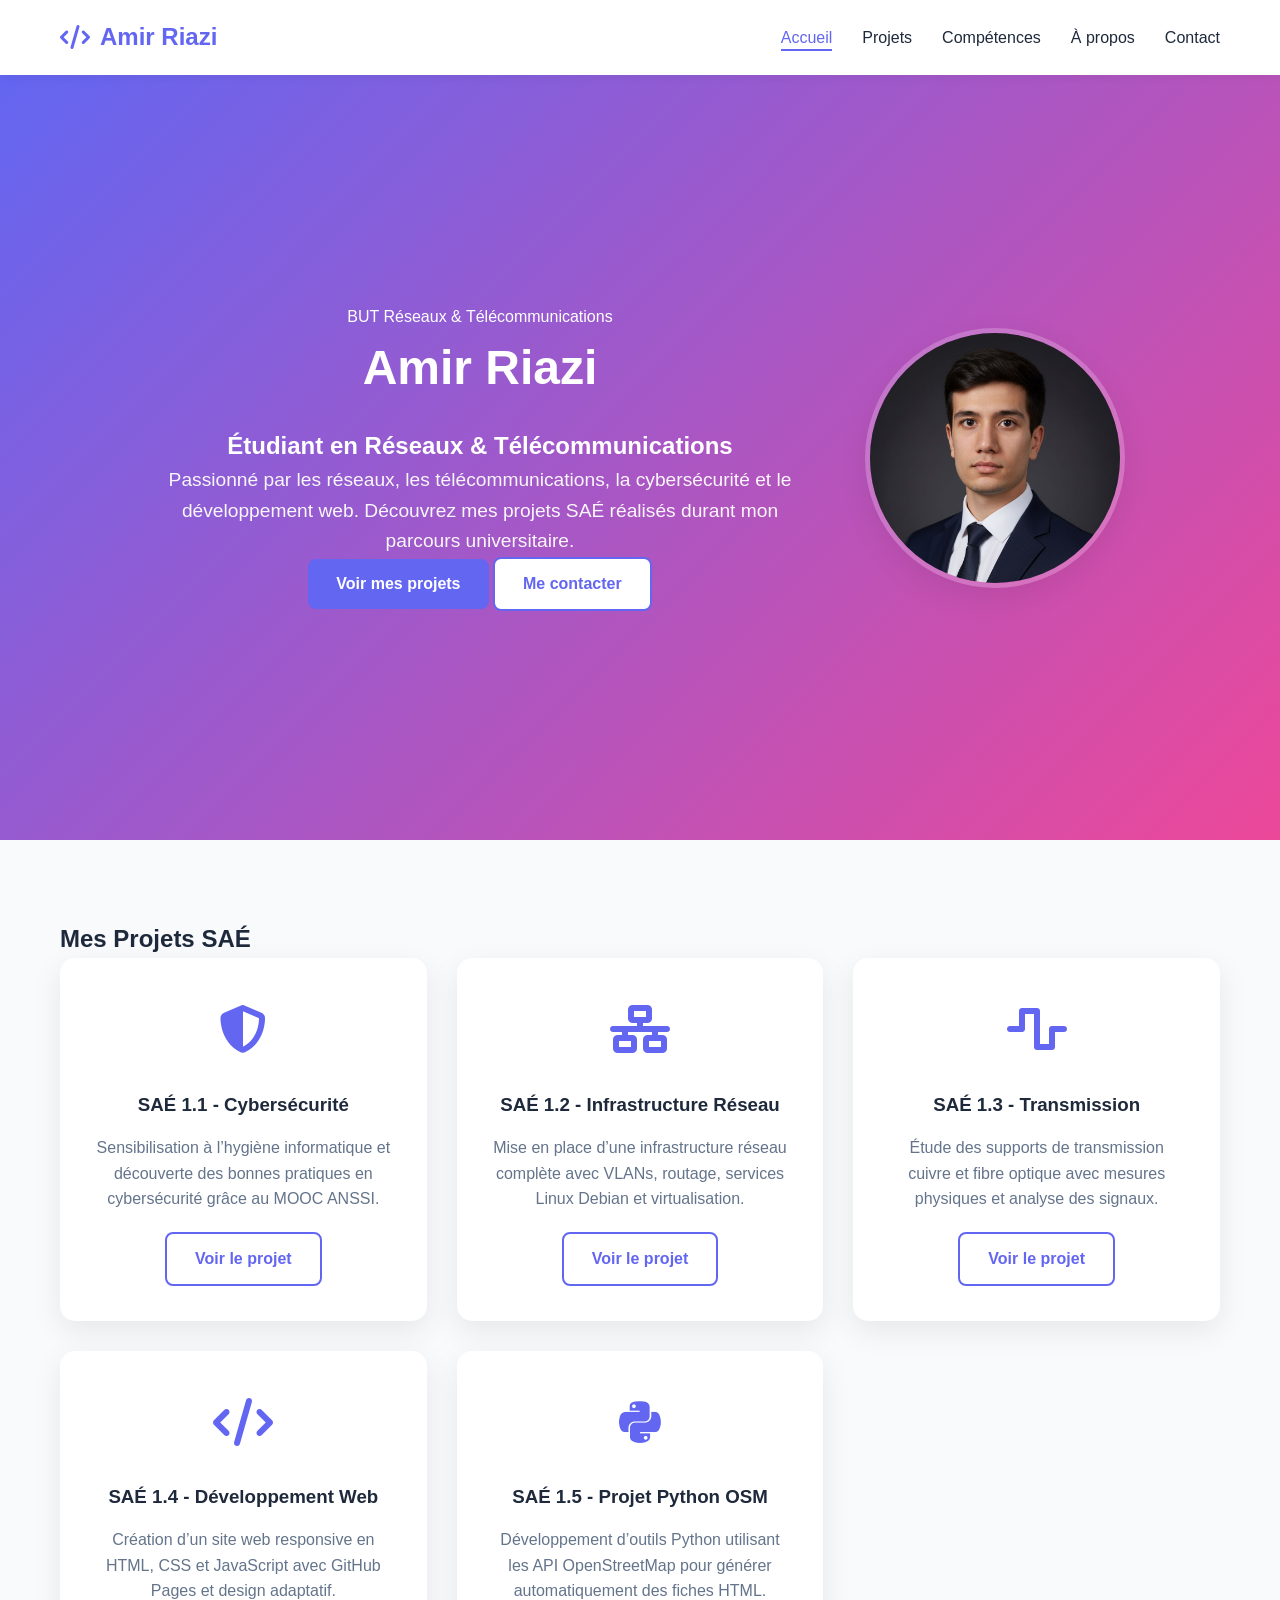
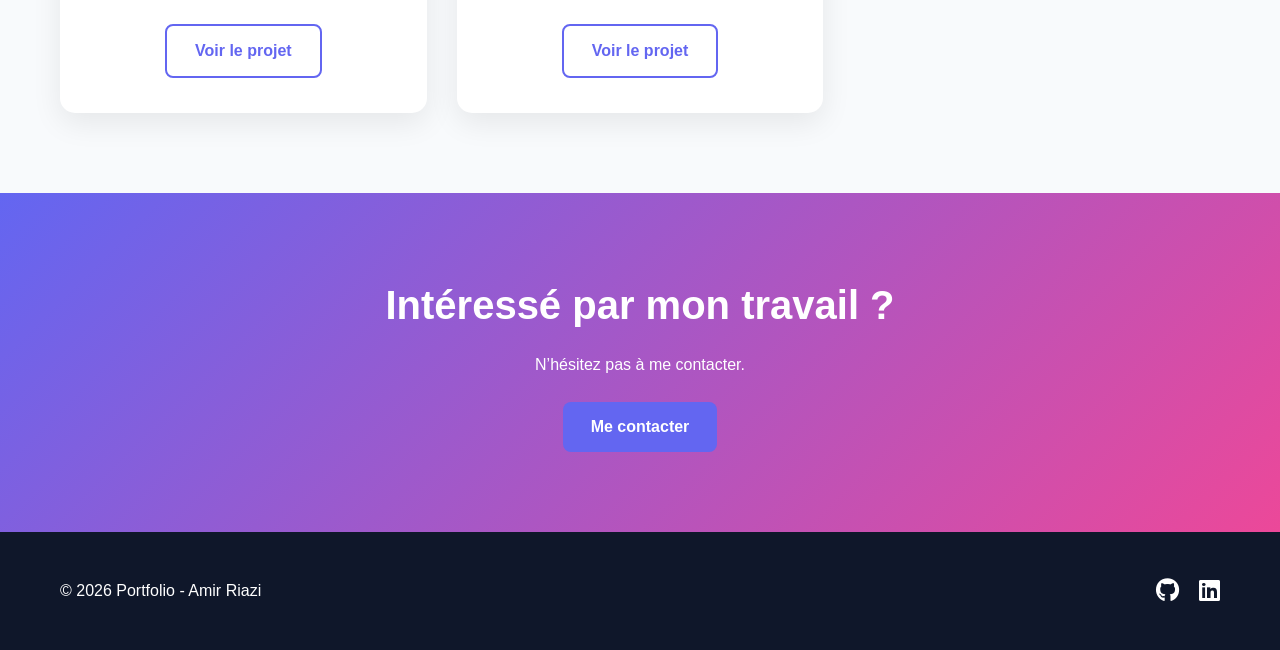
<file: index.html>
<!doctype html>
<html lang="fr">
  <head>
    <meta charset="UTF-8" />
    <meta name="viewport" content="width=device-width, initial-scale=1.0" />
    <title>Portfolio - Amir Riazi</title>

    <link rel="stylesheet" href="css/style.css" />

    <link
      rel="stylesheet"
      href="https://cdnjs.cloudflare.com/ajax/libs/font-awesome/6.4.0/css/all.min.css"
    />
  </head>

  <body>
    <!-- NAVBAR -->

    <nav class="navbar">
      <div class="nav-container">
        <div class="logo">
          <a href="index.html">
            <i class="fas fa-code"></i>
            Amir Riazi
          </a>
        </div>

        <ul class="nav-menu">
          <li><a href="index.html" class="active">Accueil</a></li>
          <li><a href="pages/projets.html">Projets</a></li>
          <li><a href="pages/competences.html">Compétences</a></li>
          <li><a href="pages/a-propos.html">À propos</a></li>
          <li><a href="pages/contact.html">Contact</a></li>
        </ul>

        <div class="hamburger">
          <span></span>
          <span></span>
          <span></span>
        </div>
      </div>
    </nav>

    <!-- HERO SECTION -->

    <section class="hero">
      <div class="hero-content">
        <div class="hero-text">
          <span class="hero-badge"> BUT Réseaux & Télécommunications </span>

          <h1>Amir Riazi</h1>

          <h2>Étudiant en Réseaux & Télécommunications</h2>

          <p>
            Passionné par les réseaux, les télécommunications, la cybersécurité
            et le développement web. Découvrez mes projets SAÉ réalisés durant
            mon parcours universitaire.
          </p>

          <div class="hero-buttons">
            <a href="pages/projets.html" class="btn btn-primary">
              Voir mes projets
            </a>

            <a href="pages/contact.html" class="btn btn-secondary">
              Me contacter
            </a>
          </div>

          <!-- Réseaux sociaux -->
        </div>

        <!-- PHOTO -->

        <div class="hero-photo">
          <div class="photo-frame">
            <img
              src="images/photo_2026-04-20_21-14-37.jpg"
              alt="Photo d'Amir Riazi"
            />
          </div>
        </div>
      </div>
    </section>

    <!-- PROJETS -->

    <section class="featured-projects">
      <div class="container">
        <h2>Mes Projets SAÉ</h2>

        <div class="projects-grid">
          <!-- SAE 11 -->

          <div class="project-card">
            <div class="project-icon">
              <i class="fas fa-shield-alt"></i>
            </div>

            <h3>SAÉ 1.1 - Cybersécurité</h3>

            <p>
              Sensibilisation à l’hygiène informatique et découverte des bonnes
              pratiques en cybersécurité grâce au MOOC ANSSI.
            </p>

            <a href="pages/projets.html#sae11" class="btn btn-secondary">
              Voir le projet
            </a>
          </div>

          <!-- SAE 12 -->

          <div class="project-card">
            <div class="project-icon">
              <i class="fas fa-network-wired"></i>
            </div>

            <h3>SAÉ 1.2 - Infrastructure Réseau</h3>

            <p>
              Mise en place d’une infrastructure réseau complète avec VLANs,
              routage, services Linux Debian et virtualisation.
            </p>

            <a href="pages/projets.html#sae12" class="btn btn-secondary">
              Voir le projet
            </a>
          </div>

          <!-- SAE 13 -->

          <div class="project-card">
            <div class="project-icon">
              <i class="fas fa-wave-square"></i>
            </div>

            <h3>SAÉ 1.3 - Transmission</h3>

            <p>
              Étude des supports de transmission cuivre et fibre optique avec
              mesures physiques et analyse des signaux.
            </p>

            <a href="pages/projets.html#sae13" class="btn btn-secondary">
              Voir le projet
            </a>
          </div>

          <!-- SAE 14 -->

          <div class="project-card">
            <div class="project-icon">
              <i class="fas fa-code"></i>
            </div>

            <h3>SAÉ 1.4 - Développement Web</h3>

            <p>
              Création d’un site web responsive en HTML, CSS et JavaScript avec
              GitHub Pages et design adaptatif.
            </p>

            <a href="pages/projets.html#sae14" class="btn btn-secondary">
              Voir le projet
            </a>
          </div>

          <!-- SAE 15 -->

          <div class="project-card">
            <div class="project-icon">
              <i class="fab fa-python"></i>
            </div>

            <h3>SAÉ 1.5 - Projet Python OSM</h3>

            <p>
              Développement d’outils Python utilisant les API OpenStreetMap pour
              générer automatiquement des fiches HTML.
            </p>

            <a href="pages/projets.html#sae15" class="btn btn-secondary">
              Voir le projet
            </a>
          </div>
        </div>
      </div>
    </section>

    <!-- CTA -->

    <section class="cta">
      <div class="container">
        <h2>Intéressé par mon travail ?</h2>

        <p>N’hésitez pas à me contacter.</p>

        <a href="pages/contact.html" class="btn btn-primary"> Me contacter </a>
      </div>
    </section>

    <!-- FOOTER -->

    <footer>
      <div class="container">
        <p>&copy; 2026 Portfolio - Amir Riazi</p>

        <div class="social-links">
          <a href="https://github.com/amir76-cell">
            <i class="fab fa-github"></i>
          </a>

          <a href="https://www.linkedin.com/in/amir-riazi-networking/">
            <i class="fab fa-linkedin"></i>
          </a>
        </div>
      </div>
    </footer>

    <script src="js/script.js"></script>
  </body>
</html>
</file>
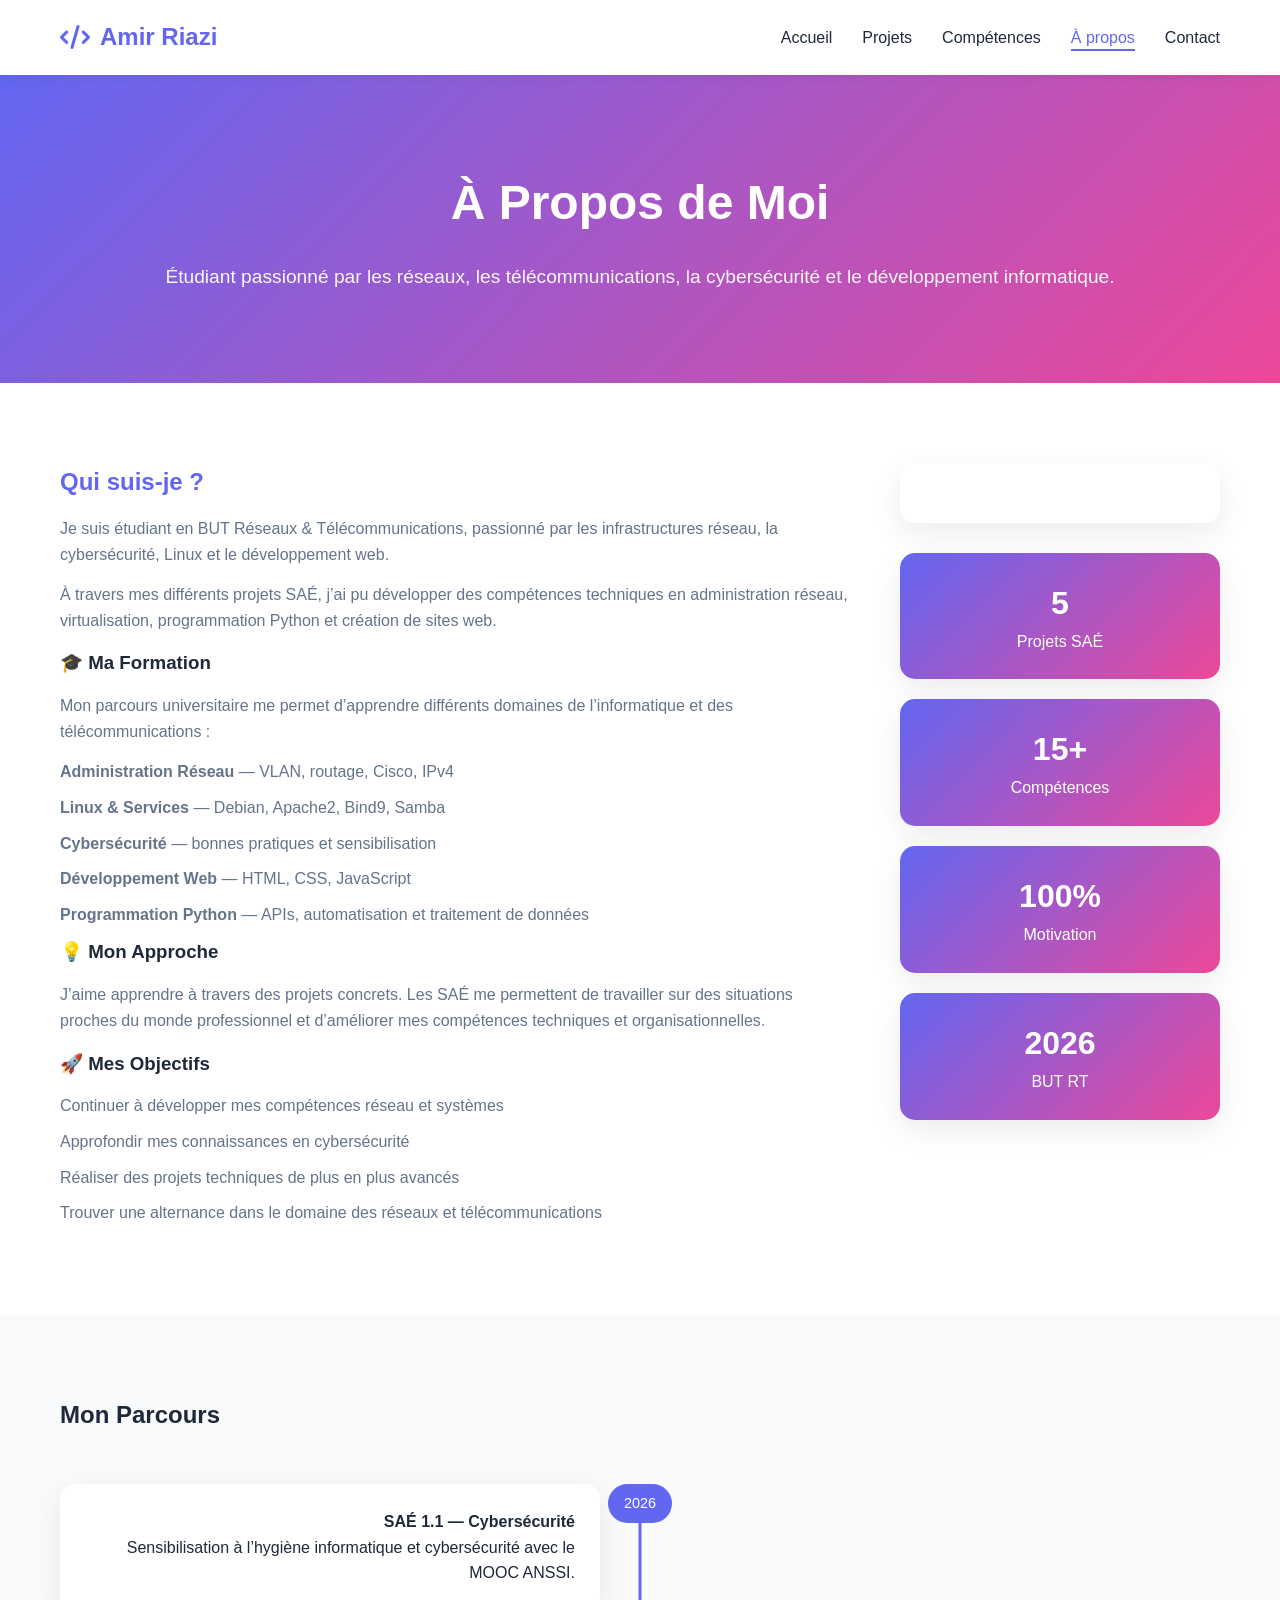
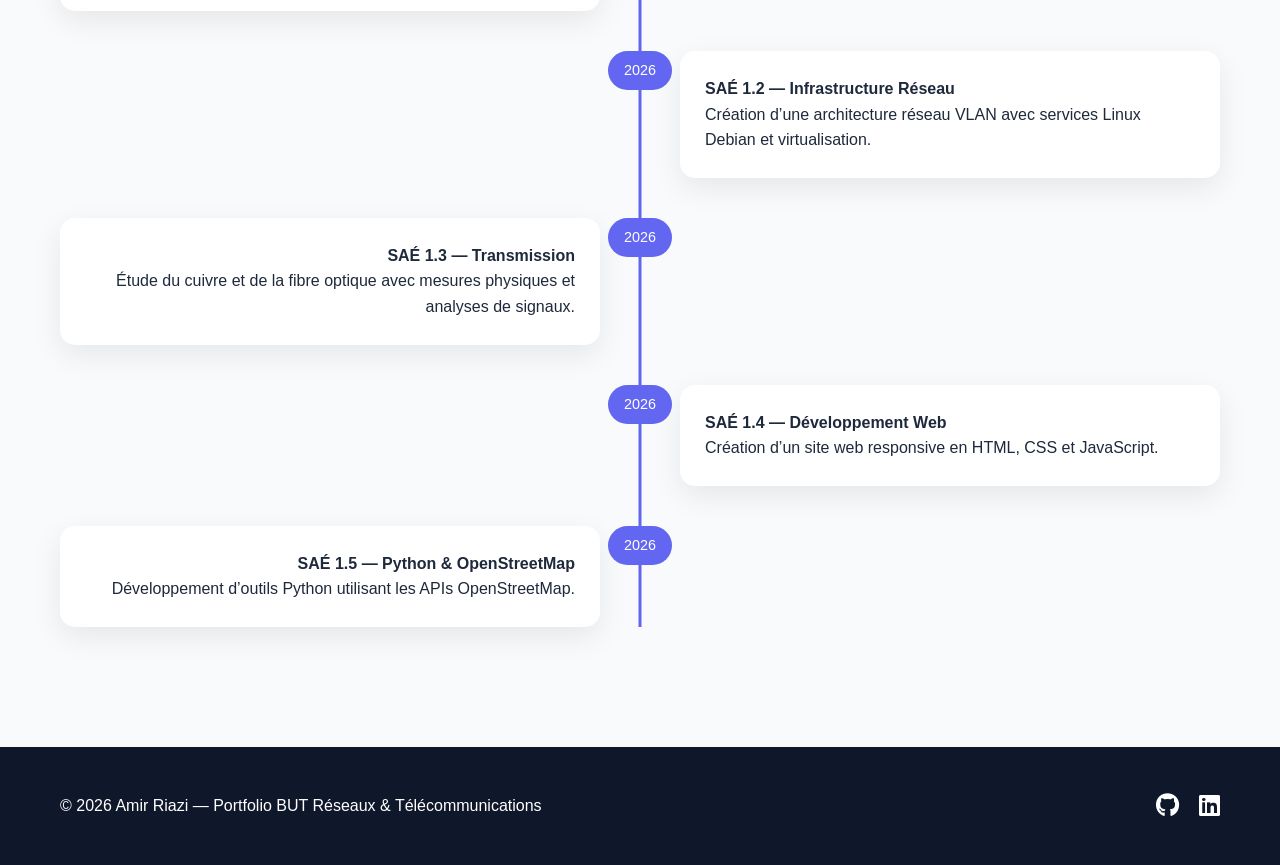
<file: pages/a-propos.html>
<!doctype html>
<html lang="fr">
  <head>
    <meta charset="UTF-8" />

    <meta name="viewport" content="width=device-width, initial-scale=1.0" />

    <title>À Propos - Amir Riazi</title>

    <link rel="stylesheet" href="../css/style.css" />

    <link
      rel="stylesheet"
      href="https://cdnjs.cloudflare.com/ajax/libs/font-awesome/6.4.0/css/all.min.css"
    />
  </head>

  <body>
    <!-- NAVBAR -->

    <nav class="navbar">
      <div class="nav-container">
        <div class="logo">
          <a href="../index.html">
            <i class="fas fa-code"></i>
            Amir Riazi
          </a>
        </div>

        <ul class="nav-menu">
          <li><a href="../index.html">Accueil</a></li>
          <li><a href="projets.html">Projets</a></li>
          <li><a href="competences.html">Compétences</a></li>
          <li><a href="a-propos.html" class="active">À propos</a></li>
          <li><a href="contact.html">Contact</a></li>
        </ul>

        <div class="hamburger">
          <span></span>
          <span></span>
          <span></span>
        </div>
      </div>
    </nav>

    <!-- HERO -->

    <section class="page-hero">
      <h1>À Propos de Moi</h1>

      <p>
        Étudiant passionné par les réseaux, les télécommunications, la
        cybersécurité et le développement informatique.
      </p>
    </section>

    <!-- ABOUT -->

    <section class="about-section">
      <div class="container">
        <div class="about-content">
          <!-- TEXTE -->

          <div class="about-text">
            <h2>Qui suis-je ?</h2>

            <p>
              Je suis étudiant en BUT Réseaux & Télécommunications, passionné
              par les infrastructures réseau, la cybersécurité, Linux et le
              développement web.
            </p>

            <p>
              À travers mes différents projets SAÉ, j’ai pu développer des
              compétences techniques en administration réseau, virtualisation,
              programmation Python et création de sites web.
            </p>

            <h3>🎓 Ma Formation</h3>

            <p>
              Mon parcours universitaire me permet d’apprendre différents
              domaines de l’informatique et des télécommunications :
            </p>

            <ul class="formation-list">
              <li>
                <strong>Administration Réseau</strong> — VLAN, routage, Cisco,
                IPv4
              </li>

              <li>
                <strong>Linux & Services</strong> — Debian, Apache2, Bind9,
                Samba
              </li>

              <li>
                <strong>Cybersécurité</strong> — bonnes pratiques et
                sensibilisation
              </li>

              <li>
                <strong>Développement Web</strong> — HTML, CSS, JavaScript
              </li>

              <li>
                <strong>Programmation Python</strong> — APIs, automatisation et
                traitement de données
              </li>
            </ul>

            <h3>💡 Mon Approche</h3>

            <p>
              J’aime apprendre à travers des projets concrets. Les SAÉ me
              permettent de travailler sur des situations proches du monde
              professionnel et d’améliorer mes compétences techniques et
              organisationnelles.
            </p>

            <h3>🚀 Mes Objectifs</h3>

            <ul class="formation-list">
              <li>Continuer à développer mes compétences réseau et systèmes</li>

              <li>Approfondir mes connaissances en cybersécurité</li>

              <li>Réaliser des projets techniques de plus en plus avancés</li>

              <li>
                Trouver une alternance dans le domaine des réseaux et
                télécommunications
              </li>
            </ul>
          </div>

          <!-- PHOTO + STATS -->

          <div class="about-side">
            <div class="about-photo-card"></div>

            <div class="about-stats">
              <div class="stat-card">
                <h4>5</h4>
                <p>Projets SAÉ</p>
              </div>

              <div class="stat-card">
                <h4>15+</h4>
                <p>Compétences</p>
              </div>

              <div class="stat-card">
                <h4>100%</h4>
                <p>Motivation</p>
              </div>

              <div class="stat-card">
                <h4>2026</h4>
                <p>BUT RT</p>
              </div>
            </div>
          </div>
        </div>
      </div>
    </section>

    <!-- TIMELINE -->

    <section class="timeline-section">
      <div class="container">
        <h2>Mon Parcours</h2>

        <div class="timeline">
          <div class="timeline-item">
            <div class="timeline-date">2026</div>

            <div class="timeline-content">
              <h4>SAÉ 1.1 — Cybersécurité</h4>

              <p>
                Sensibilisation à l’hygiène informatique et cybersécurité avec
                le MOOC ANSSI.
              </p>
            </div>
          </div>

          <div class="timeline-item">
            <div class="timeline-date">2026</div>

            <div class="timeline-content">
              <h4>SAÉ 1.2 — Infrastructure Réseau</h4>

              <p>
                Création d’une architecture réseau VLAN avec services Linux
                Debian et virtualisation.
              </p>
            </div>
          </div>

          <div class="timeline-item">
            <div class="timeline-date">2026</div>

            <div class="timeline-content">
              <h4>SAÉ 1.3 — Transmission</h4>

              <p>
                Étude du cuivre et de la fibre optique avec mesures physiques et
                analyses de signaux.
              </p>
            </div>
          </div>

          <div class="timeline-item">
            <div class="timeline-date">2026</div>

            <div class="timeline-content">
              <h4>SAÉ 1.4 — Développement Web</h4>

              <p>
                Création d’un site web responsive en HTML, CSS et JavaScript.
              </p>
            </div>
          </div>

          <div class="timeline-item">
            <div class="timeline-date">2026</div>

            <div class="timeline-content">
              <h4>SAÉ 1.5 — Python & OpenStreetMap</h4>

              <p>
                Développement d’outils Python utilisant les APIs OpenStreetMap.
              </p>
            </div>
          </div>
        </div>
      </div>
    </section>

    <!-- FOOTER -->

    <footer>
      <div class="container">
        <p>
          &copy; 2026 Amir Riazi — Portfolio BUT Réseaux & Télécommunications
        </p>

        <div class="social-links">
          <a href="https://github.com/amir76-cell">
            <i class="fab fa-github"></i>
          </a>

          <a href="https://www.linkedin.com/in/amir-riazi-networking/">
            <i class="fab fa-linkedin"></i>
          </a>
        </div>
      </div>
    </footer>

    <script src="../js/script.js"></script>
  </body>
</html>
</file>
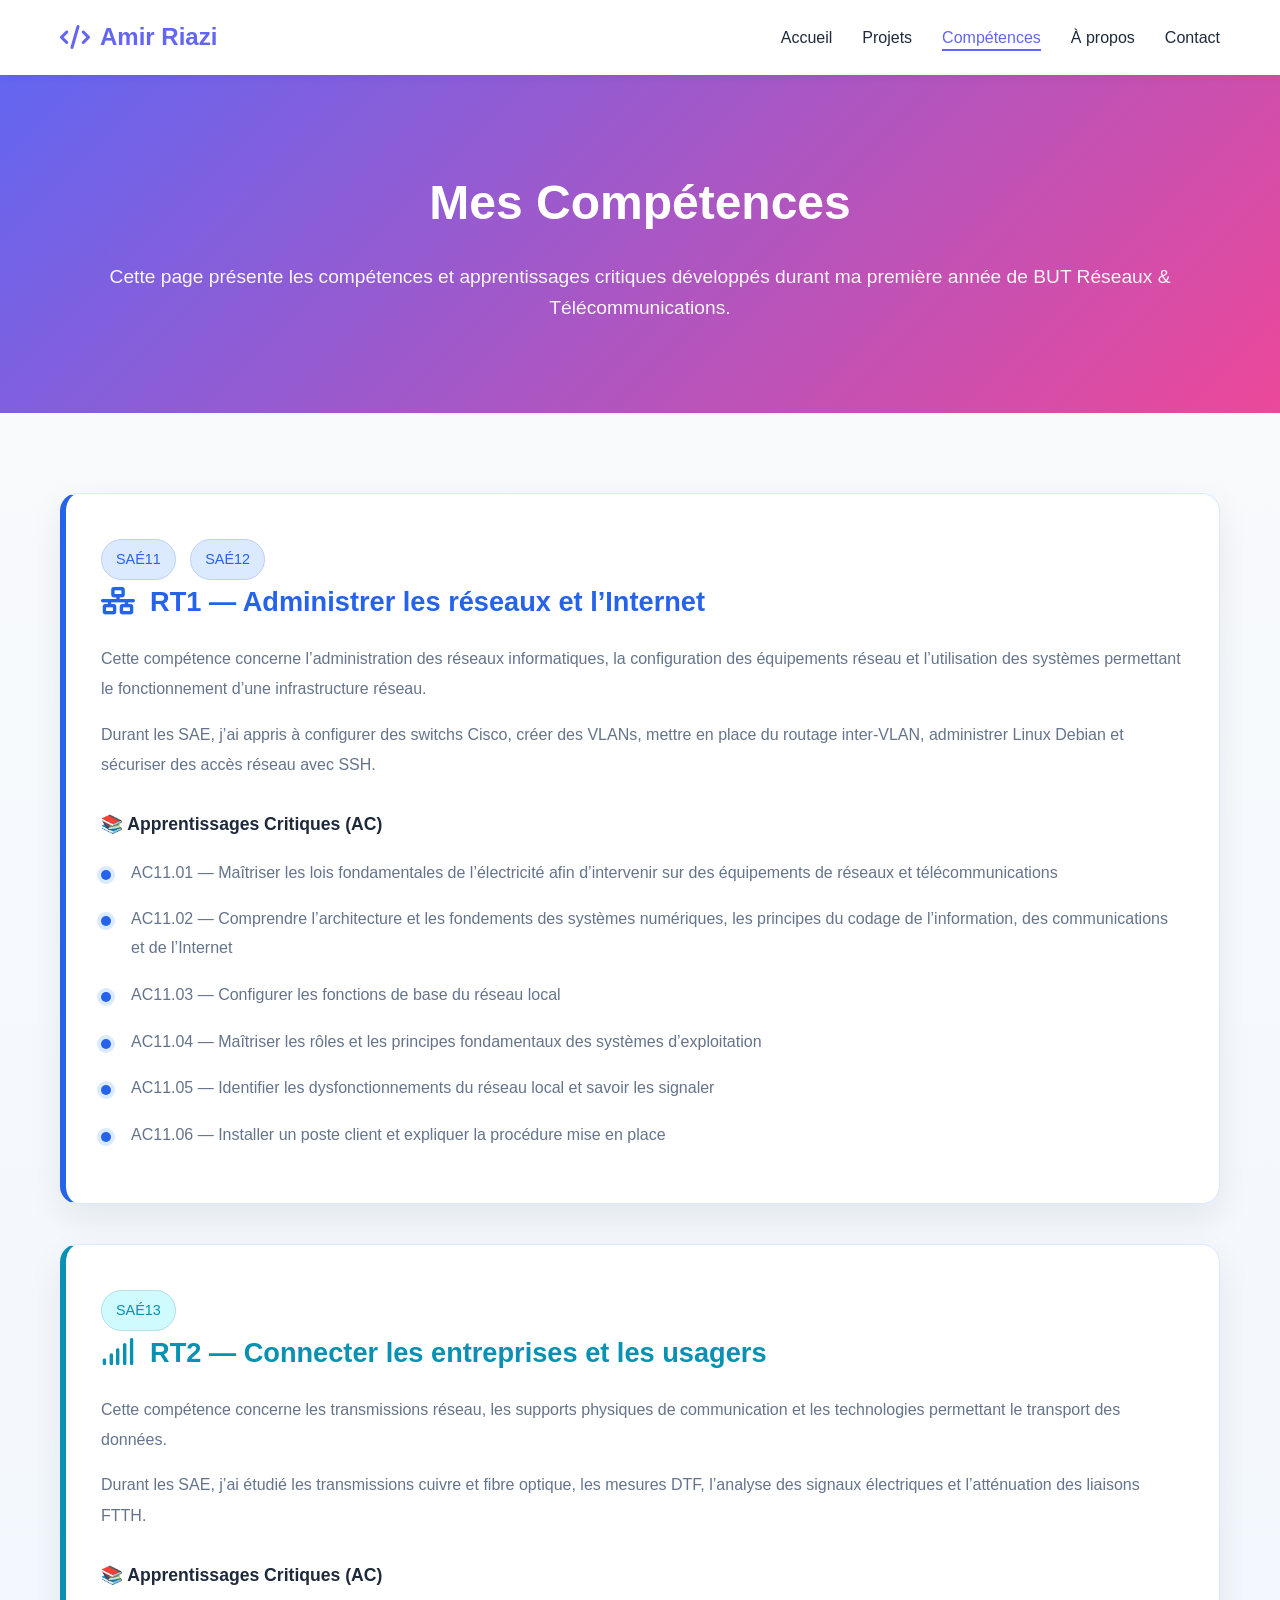
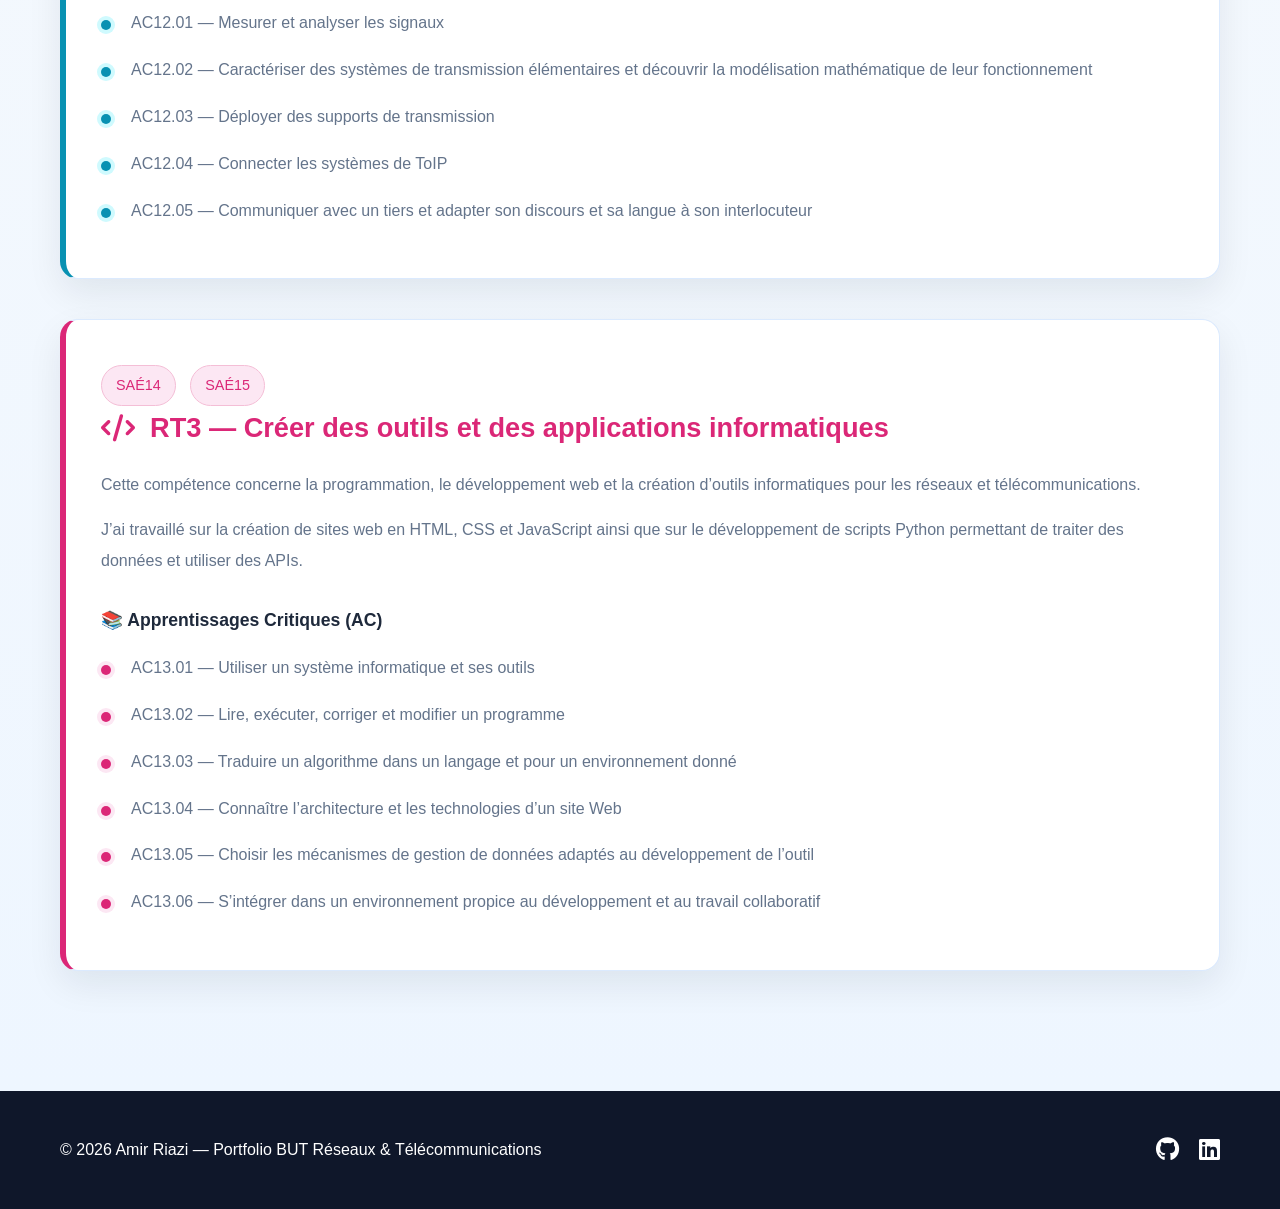
<file: pages/competences.html>
<!doctype html>
<html lang="fr">
  <head>
    <meta charset="UTF-8" />
    <meta name="viewport" content="width=device-width, initial-scale=1.0" />

    <title>Compétences - Amir Riazi</title>

    <link rel="stylesheet" href="../css/style.css" />

    <link
      rel="stylesheet"
      href="https://cdnjs.cloudflare.com/ajax/libs/font-awesome/6.4.0/css/all.min.css"
    />
  </head>

  <body>
    <!-- NAVBAR -->

    <nav class="navbar">
      <div class="nav-container">
        <div class="logo">
          <a href="../index.html">
            <i class="fas fa-code"></i>
            Amir Riazi
          </a>
        </div>

        <ul class="nav-menu">
          <li><a href="../index.html">Accueil</a></li>

          <li><a href="projets.html">Projets</a></li>

          <li>
            <a href="competences.html" class="active">Compétences</a>
          </li>

          <li><a href="a-propos.html">À propos</a></li>

          <li><a href="contact.html">Contact</a></li>
        </ul>

        <div class="hamburger">
          <span></span>

          <span></span>

          <span></span>
        </div>
      </div>
    </nav>

    <!-- HERO -->

    <section class="page-hero">
      <h1>Mes Compétences</h1>

      <p>
        Cette page présente les compétences et apprentissages critiques
        développés durant ma première année de BUT Réseaux & Télécommunications.
      </p>
    </section>

    <!-- COMPÉTENCES -->

    <section class="skills-section">
      <div class="container">
        <!-- RT1 -->

        <div class="skill-category">
          <div class="skill-badges">
            <span class="skill-badge">SAÉ11</span>
            <span class="skill-badge">SAÉ12</span>
          </div>
          <h3>
            <i class="fas fa-network-wired"></i>
            RT1 — Administrer les réseaux et l’Internet
          </h3>

          <p>
            Cette compétence concerne l’administration des réseaux
            informatiques, la configuration des équipements réseau et
            l’utilisation des systèmes permettant le fonctionnement d’une
            infrastructure réseau.
          </p>

          <p>
            Durant les SAE, j’ai appris à configurer des switchs Cisco, créer
            des VLANs, mettre en place du routage inter-VLAN, administrer Linux
            Debian et sécuriser des accès réseau avec SSH.
          </p>

          <div class="ac-list">
            <h4>📚 Apprentissages Critiques (AC)</h4>

            <ul>
              <li>
                AC11.01 — Maîtriser les lois fondamentales de l’électricité afin
                d’intervenir sur des équipements de réseaux et
                télécommunications
              </li>

              <li>
                AC11.02 — Comprendre l’architecture et les fondements des
                systèmes numériques, les principes du codage de l’information,
                des communications et de l’Internet
              </li>

              <li>
                AC11.03 — Configurer les fonctions de base du réseau local
              </li>

              <li>
                AC11.04 — Maîtriser les rôles et les principes fondamentaux des
                systèmes d’exploitation
              </li>

              <li>
                AC11.05 — Identifier les dysfonctionnements du réseau local et
                savoir les signaler
              </li>

              <li>
                AC11.06 — Installer un poste client et expliquer la procédure
                mise en place
              </li>
            </ul>
          </div>
        </div>

        <!-- RT2 -->

        <div class="skill-category">
          <div class="skill-badges">
            <span class="skill-badge">SAÉ13</span>
          </div>
          <h3>
            <i class="fas fa-signal"></i>
            RT2 — Connecter les entreprises et les usagers
          </h3>

          <p>
            Cette compétence concerne les transmissions réseau, les supports
            physiques de communication et les technologies permettant le
            transport des données.
          </p>

          <p>
            Durant les SAE, j’ai étudié les transmissions cuivre et fibre
            optique, les mesures DTF, l’analyse des signaux électriques et
            l’atténuation des liaisons FTTH.
          </p>

          <div class="ac-list">
            <h4>📚 Apprentissages Critiques (AC)</h4>

            <ul>
              <li>AC12.01 — Mesurer et analyser les signaux</li>

              <li>
                AC12.02 — Caractériser des systèmes de transmission élémentaires
                et découvrir la modélisation mathématique de leur fonctionnement
              </li>

              <li>AC12.03 — Déployer des supports de transmission</li>

              <li>AC12.04 — Connecter les systèmes de ToIP</li>

              <li>
                AC12.05 — Communiquer avec un tiers et adapter son discours et
                sa langue à son interlocuteur
              </li>
            </ul>
          </div>
        </div>

        <!-- RT3 -->

        <div class="skill-category">
          <div class="skill-badges">
            <span class="skill-badge">SAÉ14</span>
            <span class="skill-badge">SAÉ15</span>
          </div>
          <h3>
            <i class="fas fa-code"></i>
            RT3 — Créer des outils et des applications informatiques
          </h3>

          <p>
            Cette compétence concerne la programmation, le développement web et
            la création d’outils informatiques pour les réseaux et
            télécommunications.
          </p>

          <p>
            J’ai travaillé sur la création de sites web en HTML, CSS et
            JavaScript ainsi que sur le développement de scripts Python
            permettant de traiter des données et utiliser des APIs.
          </p>

          <div class="ac-list">
            <h4>📚 Apprentissages Critiques (AC)</h4>

            <ul>
              <li>AC13.01 — Utiliser un système informatique et ses outils</li>

              <li>
                AC13.02 — Lire, exécuter, corriger et modifier un programme
              </li>

              <li>
                AC13.03 — Traduire un algorithme dans un langage et pour un
                environnement donné
              </li>

              <li>
                AC13.04 — Connaître l’architecture et les technologies d’un site
                Web
              </li>

              <li>
                AC13.05 — Choisir les mécanismes de gestion de données adaptés
                au développement de l’outil
              </li>

              <li>
                AC13.06 — S’intégrer dans un environnement propice au
                développement et au travail collaboratif
              </li>
            </ul>
          </div>
        </div>
      </div>
    </section>

    <!-- FOOTER -->

    <footer>
      <div class="container">
        <p>
          &copy; 2026 Amir Riazi — Portfolio BUT Réseaux & Télécommunications
        </p>

        <div class="social-links">
          <a href="https://github.com/amir76-cell">
            <i class="fab fa-github"></i>
          </a>

          <a href="https://www.linkedin.com/in/amir-riazi-networking/">
            <i class="fab fa-linkedin"></i>
          </a>
        </div>
      </div>
    </footer>

    <script src="../js/script.js"></script>
  </body>
</html>
</file>
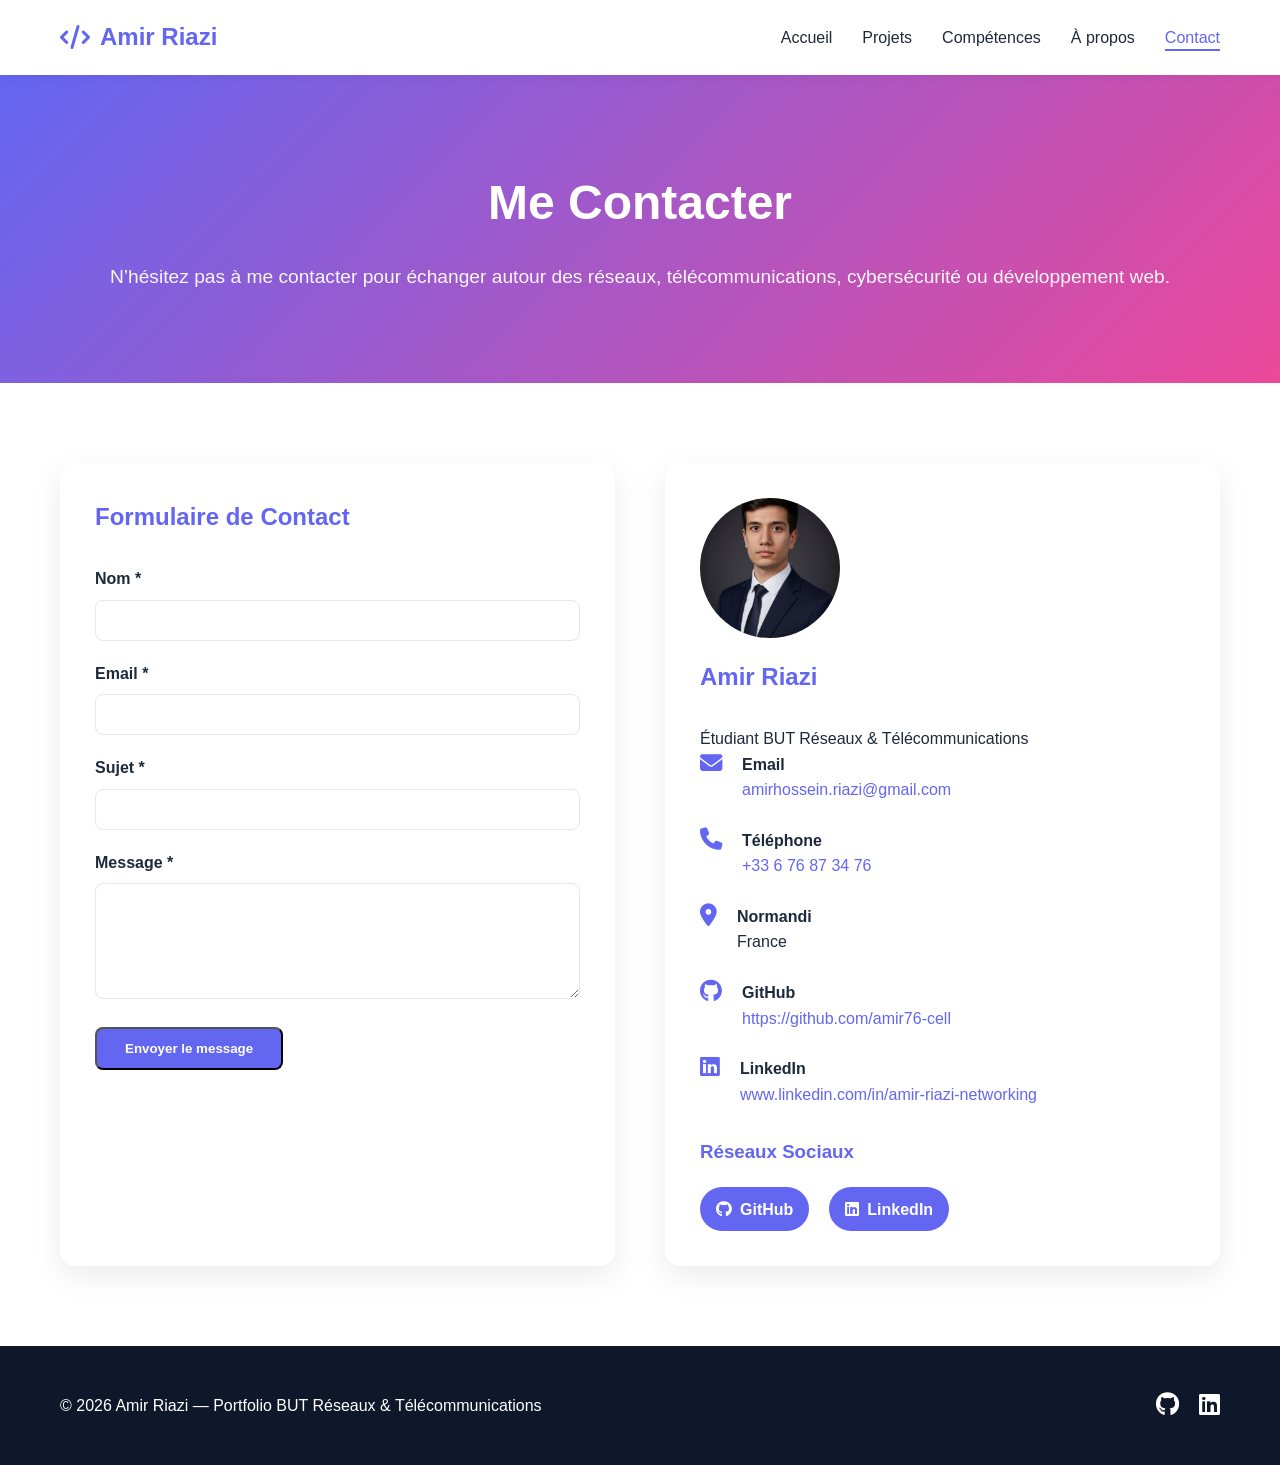
<file: pages/contact.html>
<!doctype html>
<html lang="fr">
  <head>
    <meta charset="UTF-8" />

    <meta name="viewport" content="width=device-width, initial-scale=1.0" />

    <title>Contact - Amir Riazi</title>

    <link rel="stylesheet" href="../css/style.css" />

    <link
      rel="stylesheet"
      href="https://cdnjs.cloudflare.com/ajax/libs/font-awesome/6.4.0/css/all.min.css"
    />
  </head>

  <body>
    <!-- NAVBAR -->

    <nav class="navbar">
      <div class="nav-container">
        <div class="logo">
          <a href="../index.html">
            <i class="fas fa-code"></i>
            Amir Riazi
          </a>
        </div>

        <ul class="nav-menu">
          <li><a href="../index.html">Accueil</a></li>
          <li><a href="projets.html">Projets</a></li>
          <li><a href="competences.html">Compétences</a></li>
          <li><a href="a-propos.html">À propos</a></li>
          <li><a href="contact.html" class="active">Contact</a></li>
        </ul>

        <div class="hamburger">
          <span></span>
          <span></span>
          <span></span>
        </div>
      </div>
    </nav>

    <!-- HERO -->

    <section class="page-hero">
      <h1>Me Contacter</h1>

      <p>
        N’hésitez pas à me contacter pour échanger autour des réseaux,
        télécommunications, cybersécurité ou développement web.
      </p>
    </section>

    <!-- CONTACT -->

    <section class="contact-section">
      <div class="container">
        <div class="contact-content">
          <!-- FORMULAIRE -->

          <div class="contact-form-container">
            <h2>Formulaire de Contact</h2>

            <form class="contact-form" id="contactForm">
              <div class="form-group">
                <label for="name">Nom *</label>

                <input type="text" id="name" name="name" required />
              </div>

              <div class="form-group">
                <label for="email">Email *</label>

                <input type="email" id="email" name="email" required />
              </div>

              <div class="form-group">
                <label for="subject">Sujet *</label>

                <input type="text" id="subject" name="subject" required />
              </div>

              <div class="form-group">
                <label for="message">Message *</label>

                <textarea
                  id="message"
                  name="message"
                  rows="6"
                  required
                ></textarea>
              </div>

              <button type="submit" class="btn btn-primary">
                Envoyer le message
              </button>
            </form>

            <div
              id="formMessage"
              class="form-message"
              style="display: none"
            ></div>
          </div>

          <!-- INFORMATIONS -->

          <div class="contact-info">
            <div class="contact-card">
              <img
                src="../images/photo_2026-04-20_21-14-37.jpg"
                alt="Photo Amir Riazi"
                class="contact-photo"
              />

              <h2>Amir Riazi</h2>

              <p class="contact-role">
                Étudiant BUT Réseaux & Télécommunications
              </p>
            </div>

            <!-- EMAIL -->

            <div class="info-item">
              <i class="fas fa-envelope"></i>

              <div>
                <h4>Email</h4>

                <p>
                  <a href="mailto:VOTREMAIL@gmail.com">
                    amirhossein.riazi@gmail.com
                  </a>
                </p>
              </div>
            </div>

            <!-- TÉLÉPHONE -->

            <div class="info-item">
              <i class="fas fa-phone"></i>

              <div>
                <h4>Téléphone</h4>

                <p>
                  <a href="tel:+33600000000"> +33 6 76 87 34 76 </a>
                </p>
              </div>
            </div>

            <!-- LOCALISATION -->

            <div class="info-item">
              <i class="fas fa-location-dot"></i>

              <div>
                <h4>Normandi</h4>

                <p>France</p>
              </div>
            </div>

            <!-- GITHUB -->

            <div class="info-item">
              <i class="fab fa-github"></i>

              <div>
                <h4>GitHub</h4>

                <p>
                  <a href="https://github.com/amir76-cell" target="_blank">
                    https://github.com/amir76-cell
                  </a>
                </p>
              </div>
            </div>

            <!-- LINKEDIN -->

            <div class="info-item">
              <i class="fab fa-linkedin"></i>

              <div>
                <h4>LinkedIn</h4>

                <p>
                  <a
                    href="https://www.linkedin.com/in/amir-riazi-networking/"
                    target="_blank"
                  >
                    www.linkedin.com/in/amir-riazi-networking
                  </a>
                </p>
              </div>
            </div>

            <!-- RÉSEAUX -->

            <h3 class="social-title">Réseaux Sociaux</h3>

            <div class="social-links social-contact">
              <a
                href="https://github.com/amir76-cell"
                target="_blank"
                aria-label="GitHub"
              >
                <i class="fab fa-github"></i>
                <span>GitHub</span>
              </a>

              <a
                href="https://www.linkedin.com/in/amir-riazi-networking/"
                target="_blank"
                aria-label="LinkedIn"
              >
                <i class="fab fa-linkedin"></i>
                <span>LinkedIn</span>
              </a>
            </div>
          </div>
        </div>
      </div>
    </section>

    <!-- FOOTER -->

    <footer>
      <div class="container">
        <p>
          &copy; 2026 Amir Riazi — Portfolio BUT Réseaux & Télécommunications
        </p>

        <div class="social-links">
          <a href="https://github.com/amir76-cell">
            <i class="fab fa-github"></i>
          </a>

          <a href="https://www.linkedin.com/in/amir-riazi-networking/">
            <i class="fab fa-linkedin"></i>
          </a>
        </div>
      </div>
    </footer>

    <script src="../js/script.js"></script>
  </body>
</html>
</file>
<file: css/style.css>
/* =====================================================
   VARIABLES & CONFIGURATION
===================================================== */

:root {
  --primary: #6366f1;
  --primary-dark: #4f46e5;
  --secondary: #ec4899;

  --bg-dark: #0f172a;
  --bg-light: #f8fafc;

  --text-dark: #1e293b;
  --text-light: #64748b;

  --white: #ffffff;
  --border: #e2e8f0;

  --shadow: 0 10px 30px rgba(0, 0, 0, 0.08);

  --transition: all 0.3s ease;
}

/* =====================================================
   RESET
===================================================== */

* {
  margin: 0;
  padding: 0;
  box-sizing: border-box;
}

html {
  scroll-behavior: smooth;
}

body {
  font-family: "Segoe UI", Tahoma, Geneva, Verdana, sans-serif;
  color: var(--text-dark);
  background: var(--white);
  line-height: 1.6;
  overflow-x: hidden;
}

img {
  max-width: 100%;
  display: block;
}

.container {
  max-width: 1200px;
  margin: auto;
  padding: 0 20px;
}

/* =====================================================
   NAVBAR
===================================================== */

.navbar {
  background: var(--white);
  position: sticky;
  top: 0;
  z-index: 1000;
  box-shadow: 0 2px 15px rgba(0, 0, 0, 0.05);
}

.nav-container {
  max-width: 1200px;
  margin: auto;
  padding: 0 20px;

  height: 75px;

  display: flex;
  justify-content: space-between;
  align-items: center;
}

.logo a {
  text-decoration: none;
  color: var(--primary);
  font-size: 1.5rem;
  font-weight: 700;

  display: flex;
  align-items: center;
  gap: 10px;
}

.nav-menu {
  list-style: none;

  display: flex;
  gap: 30px;
}

.nav-menu a {
  text-decoration: none;
  color: var(--text-dark);
  font-weight: 500;

  position: relative;
  transition: var(--transition);
}

.nav-menu a:hover,
.nav-menu a.active {
  color: var(--primary);
}

.nav-menu a::after {
  content: "";

  position: absolute;
  bottom: -5px;
  left: 0;

  width: 0;
  height: 2px;

  background: var(--primary);

  transition: var(--transition);
}

.nav-menu a:hover::after,
.nav-menu a.active::after {
  width: 100%;
}

/* =====================================================
   HAMBURGER
===================================================== */

.hamburger {
  display: none;
  flex-direction: column;
  gap: 5px;
  cursor: pointer;
}

.hamburger span {
  width: 25px;
  height: 3px;

  background: var(--text-dark);

  border-radius: 2px;

  transition: var(--transition);
}

/* =====================================================
   HERO
===================================================== */

.hero,
.page-hero {
  background: linear-gradient(135deg, var(--primary), var(--secondary));

  color: white;
  text-align: center;
}

.hero {
  min-height: 85vh;

  display: flex;
  justify-content: center;
  align-items: center;

  padding: 120px 20px;
}

.page-hero {
  padding: 90px 20px;
}

.hero-content {
  display: flex;
  align-items: center;
  justify-content: center;

  gap: 60px;

  flex-wrap: wrap;
}

.hero-text {
  max-width: 650px;
}

.hero h1,
.page-hero h1 {
  font-size: 3rem;
  margin-bottom: 20px;

  animation: slideInDown 0.8s ease;
}

.hero p,
.page-hero p {
  font-size: 1.2rem;
  opacity: 0.95;

  animation: slideInUp 0.8s ease;
}

.hero-photo {
  width: 260px;
  height: 260px;

  border-radius: 50%;
  overflow: hidden;

  border: 5px solid rgba(255, 255, 255, 0.2);

  box-shadow: var(--shadow);
}

.hero-photo img {
  width: 100%;
  height: 100%;
  object-fit: cover;
}

/* =====================================================
   BUTTONS
===================================================== */

.btn {
  display: inline-block;

  padding: 12px 28px;

  border-radius: 8px;

  text-decoration: none;
  font-weight: 600;

  transition: var(--transition);
}

.btn-primary {
  background: var(--primary);
  color: white;
}

.btn-primary:hover {
  background: var(--primary-dark);
  transform: translateY(-3px);
}

.btn-secondary {
  border: 2px solid var(--primary);
  color: var(--primary);
  background: white;
}

.btn-secondary:hover {
  background: var(--primary);
  color: white;
}

/* =====================================================
   PROJECTS
===================================================== */

.featured-projects,
.projects-section,
.skills-section,
.about-section,
.contact-section,
.timeline-section,
.cta {
  padding: 80px 20px;
}

.featured-projects {
  background: var(--bg-light);
}

.projects-grid,
.skills-grid {
  display: grid;
  grid-template-columns: repeat(auto-fit, minmax(280px, 1fr));

  gap: 30px;
}

.project-card,
.skill-category,
.project-detail,
.timeline-content,
.stat-card,
.contact-form-container,
.contact-info,
.about-photo-card {
  background: white;

  border-radius: 15px;

  box-shadow: var(--shadow);
}

.project-card {
  padding: 35px;
  text-align: center;

  transition: var(--transition);
}

.project-card:hover {
  transform: translateY(-10px);
}

.project-icon {
  font-size: 3rem;
  color: var(--primary);

  margin-bottom: 20px;
}

.project-card h3 {
  margin-bottom: 15px;
}

.project-card p {
  color: var(--text-light);
  margin-bottom: 20px;
}

.project-detail {
  padding: 40px;
  margin-bottom: 40px;

  border-left: 5px solid var(--primary);
}

.project-header {
  display: flex;
  justify-content: space-between;
  align-items: center;

  flex-wrap: wrap;
  gap: 20px;

  margin-bottom: 30px;

  cursor: pointer;
  user-select: none;
}

.project-detail:not(.open) .project-header {
  margin-bottom: 0;
}

.project-content {
  display: none;
  padding-top: 5px;
}

.project-detail.open .project-content {
  display: block;
}

.project-toggle {
  width: 42px;
  height: 42px;

  border: 0;
  border-radius: 50%;

  background: var(--bg-light);
  color: var(--primary);

  font-size: 1rem;
  cursor: pointer;

  display: inline-flex;
  align-items: center;
  justify-content: center;

  transition: var(--transition);
}

.project-toggle:hover {
  background: var(--primary);
  color: white;
}

.project-detail.open .project-toggle {
  transform: rotate(180deg);
}

.status-badge {
  background: var(--primary);
  color: white;

  padding: 8px 16px;

  border-radius: 20px;

  font-size: 0.9rem;
}

.project-info {
  margin-bottom: 30px;
}

.project-info h3 {
  margin-bottom: 15px;
  color: var(--primary);
}

.project-info p,
.project-info li {
  color: var(--text-light);
}

.project-info ul {
  list-style: none;
}

.project-info li {
  margin-bottom: 10px;
}

.skills-list {
  display: flex;
  flex-wrap: wrap;
  gap: 10px;
}

.skill-tag {
  background: var(--primary);
  color: white;

  padding: 8px 15px;

  border-radius: 20px;

  font-size: 0.9rem;
}

.project-gallery {
  display: flex;
  flex-direction: column;
  align-items: center;
  gap: 30px;
  margin: 30px 0;
}

.proof-item {
  width: 70%;
  max-width: 1000px;

  overflow: hidden;
  border-radius: 12px;
  background: var(--bg-light);
  box-shadow: var(--shadow);

  transition: var(--transition);
}

.project-gallery img {
  width: 100%;
  height: auto;
  display: block;
}

.proof-item {
  overflow: hidden;
  border-radius: 10px;
  background: var(--bg-light);
  box-shadow: var(--shadow);
  transition: var(--transition);
}

.proof-item:hover {
  transform: translateY(-5px);
  box-shadow: 0 15px 40px rgba(0, 0, 0, 0.12);
}

.project-gallery img {
  width: 100%;
  height: auto;
  border-radius: 10px 10px 0 0;
  display: block;
}

.proof-text {
  padding: 15px;
  font-size: 0.95rem;
  color: var(--text-light);
  text-align: center;
}

/* =====================================================
   SKILLS
===================================================== */

.skill-category {
  padding: 30px;
}

.skill-category h3 {
  margin-bottom: 25px;

  color: var(--primary);

  display: flex;
  align-items: center;
  gap: 10px;
}

.skill-item {
  margin-bottom: 20px;
}

.progress-bar {
  width: 100%;
  height: 8px;

  background: var(--border);

  border-radius: 10px;
  overflow: hidden;
}

.progress {
  height: 100%;

  background: linear-gradient(90deg, var(--primary), var(--secondary));
}

/* =====================================================
   ABOUT
===================================================== */

.about-content {
  display: grid;
  grid-template-columns: 1fr 320px;

  gap: 50px;
}

.about-text h2,
.about-text h3 {
  margin-bottom: 15px;
}

.about-text h2 {
  color: var(--primary);
}

.about-text p {
  color: var(--text-light);
  margin-bottom: 15px;
}

.formation-list {
  list-style: none;
}

.formation-list li {
  margin-bottom: 10px;
  color: var(--text-light);
}

.about-photo-card {
  padding: 30px;
  text-align: center;
}

.about-photo-card img {
  width: 180px;
  height: 180px;

  margin: auto auto 20px;

  border-radius: 50%;
  object-fit: cover;
}

.about-stats {
  margin-top: 30px;

  display: grid;
  gap: 20px;
}

.stat-card {
  padding: 25px;
  text-align: center;

  background: linear-gradient(135deg, var(--primary), var(--secondary));

  color: white;
}

.stat-card h4 {
  font-size: 2rem;
}

/* =====================================================
   TIMELINE
===================================================== */

.timeline-section {
  background: var(--bg-light);
}

.timeline {
  position: relative;
  margin-top: 50px;
}

.timeline::before {
  content: "";

  position: absolute;
  left: 50%;

  width: 3px;
  height: 100%;

  background: var(--primary);

  transform: translateX(-50%);
}

.timeline-item {
  position: relative;
  margin-bottom: 40px;
}

.timeline-item:nth-child(odd) {
  padding-right: calc(50% + 40px);
  text-align: right;
}

.timeline-item:nth-child(even) {
  padding-left: calc(50% + 40px);
}

.timeline-date {
  position: absolute;

  left: 50%;
  transform: translateX(-50%);

  background: var(--primary);
  color: white;

  padding: 8px 16px;

  border-radius: 20px;

  font-size: 0.9rem;
}

.timeline-content {
  padding: 25px;
}

/* =====================================================
   CONTACT
===================================================== */

.contact-content {
  display: grid;
  grid-template-columns: 1fr 1fr;

  gap: 50px;
}

.contact-form-container,
.contact-info {
  padding: 35px;
}

.contact-form-container h2,
.contact-info h2 {
  margin-bottom: 30px;
  color: var(--primary);
}

.form-group {
  margin-bottom: 20px;
}

.form-group label {
  display: block;
  margin-bottom: 8px;

  font-weight: 600;
}

.form-group input,
.form-group textarea {
  width: 100%;

  padding: 12px;

  border: 1px solid var(--border);
  border-radius: 8px;

  font-family: inherit;

  transition: var(--transition);
}

.form-group input:focus,
.form-group textarea:focus {
  outline: none;

  border-color: var(--primary);

  box-shadow: 0 0 0 3px rgba(99, 102, 241, 0.1);
}

.info-item {
  display: flex;
  gap: 20px;

  margin-bottom: 25px;
}

.info-item i {
  color: var(--primary);
  font-size: 1.4rem;
}

.info-item a {
  color: var(--primary);
  text-decoration: none;
}

.contact-photo {
  width: 140px;
  height: 140px;

  border-radius: 50%;

  object-fit: cover;

  margin-bottom: 20px;
}

.social-contact {
  margin-top: 20px;
}

.social-links {
  display: flex;
  gap: 20px;
}

.social-links a {
  color: white;
  font-size: 1.5rem;

  transition: var(--transition);
}

.social-links a:hover {
  transform: translateY(-3px);
  color: var(--primary);
}

.contact-info .social-title {
  margin-top: 30px;
  margin-bottom: 15px;

  color: var(--primary);
}

.contact-info .social-contact a {
  min-height: 44px;
  padding: 0 16px;

  border-radius: 999px;

  background: var(--primary);
  color: white;

  display: inline-flex;
  align-items: center;
  justify-content: center;
  gap: 8px;

  font-size: 1rem;
  font-weight: 600;
  text-decoration: none;
}

.contact-info .social-contact a:hover {
  background: var(--primary-dark);
  color: white;
}

/* =====================================================
   CTA
===================================================== */

.cta {
  background: linear-gradient(135deg, var(--primary), var(--secondary));

  color: white;
  text-align: center;
}

.cta h2 {
  font-size: 2.5rem;
  margin-bottom: 15px;
}

.cta p {
  margin-bottom: 25px;
}

/* =====================================================
   FOOTER
===================================================== */

footer {
  background: var(--bg-dark);

  color: white;

  padding: 40px 20px;
}

footer .container {
  display: flex;
  justify-content: space-between;
  align-items: center;

  flex-wrap: wrap;
  gap: 20px;
}

/* =====================================================
   ANIMATIONS
===================================================== */

@keyframes slideInDown {
  from {
    opacity: 0;
    transform: translateY(-30px);
  }

  to {
    opacity: 1;
    transform: translateY(0);
  }
}

@keyframes slideInUp {
  from {
    opacity: 0;
    transform: translateY(30px);
  }

  to {
    opacity: 1;
    transform: translateY(0);
  }
}

/* =====================================================
   RESPONSIVE
===================================================== */

@media (max-width: 900px) {
  .hero-content,
  .about-content,
  .contact-content {
    grid-template-columns: 1fr;
    flex-direction: column;

    text-align: center;
  }

  .timeline::before {
    left: 20px;
  }

  .timeline-item:nth-child(odd),
  .timeline-item:nth-child(even) {
    padding-left: 80px;
    padding-right: 0;

    text-align: left;
  }

  .timeline-date {
    left: 20px;
    transform: none;
  }
}

@media (max-width: 768px) {
  .nav-menu {
    display: none;

    position: absolute;
    top: 75px;
    left: 0;

    width: 100%;

    background: white;

    flex-direction: column;

    padding: 20px;
  }

  .nav-menu.active {
    display: flex;
  }

  .hamburger {
    display: flex;
  }

  .hero h1,
  .page-hero h1 {
    font-size: 2.2rem;
  }

  footer .container {
    flex-direction: column;
    text-align: center;
  }
}

@media (max-width: 480px) {
  .hero h1,
  .page-hero h1 {
    font-size: 1.8rem;
  }

  .btn {
    width: 100%;
  }

  .project-detail,
  .skill-category,
  .contact-form-container,
  .contact-info {
    padding: 25px;
  }
}

/* ===== COMPÉTENCES ===== */

.skills-section {
  padding: 80px 0;

  background: linear-gradient(180deg, #f8fafc 0%, #eef6ff 100%);
}

.skill-category {
  --skill-color: #2563eb;
  --skill-soft: #dbeafe;

  background: white;

  border: 1px solid #dbeafe;
  border-left: 6px solid var(--skill-color);

  border-radius: 18px;

  padding: 35px;

  margin-bottom: 40px;

  position: relative;

  overflow: hidden;

  transition: 0.4s ease;

  box-shadow: 0 14px 35px rgba(15, 23, 42, 0.08);
}

.skill-category:nth-child(2) {
  --skill-color: #0891b2;
  --skill-soft: #cffafe;
}

.skill-category:nth-child(3) {
  --skill-color: #db2777;
  --skill-soft: #fce7f3;
}

/* EFFET LUMIÈRE */

.skill-category::before {
  content: "";

  position: absolute;

  top: -50%;

  left: -50%;

  width: 200%;

  height: 200%;

  background: radial-gradient(
    circle,
    color-mix(in srgb, var(--skill-color) 14%, transparent),
    transparent 70%
  );

  opacity: 0;

  transition: 0.5s ease;
}

.skill-category:hover::before {
  opacity: 1;
}

.skill-category:hover {
  transform: translateY(-8px);

  border-color: var(--skill-color);

  box-shadow: 0 18px 45px rgba(15, 23, 42, 0.14);
}

/* TITRE */

.skill-category h3 {
  font-size: 1.7rem;

  color: var(--skill-color);

  margin-bottom: 20px;

  display: flex;

  align-items: center;

  gap: 15px;
}

.skill-category p {
  color: var(--text-light);

  line-height: 1.9;

  margin-bottom: 15px;

  font-size: 1rem;
}

/* AC */

.ac-list {
  margin-top: 30px;
}

.ac-list h4 {
  color: var(--text-dark);

  margin-bottom: 20px;

  font-size: 1.1rem;
}

.ac-list ul {
  list-style: none;

  padding: 0;
}

.ac-list li {
  position: relative;

  padding-left: 30px;

  margin-bottom: 18px;

  line-height: 1.8;

  color: var(--text-light);

  transition: 0.3s;
}

/* PETIT POINT BLEU */

.ac-list li::before {
  content: "";

  position: absolute;

  left: 0;

  top: 11px;

  width: 10px;

  height: 10px;

  border-radius: 50%;

  background: var(--skill-color);

  box-shadow: 0 0 0 4px var(--skill-soft);
}

.ac-list li:hover {
  transform: translateX(5px);

  color: var(--text-dark);
}

/* BADGE SAE */

.skill-badge {
  display: inline-block;

  padding: 8px 14px;

  border-radius: 30px;

  background: var(--skill-soft);

  border: 1px solid color-mix(in srgb, var(--skill-color) 30%, white);

  color: var(--skill-color);

  font-size: 0.9rem;

  margin-right: 10px;

  margin-top: 10px;
}

/* RESPONSIVE */

@media (max-width: 768px) {
  .skill-category {
    padding: 25px;
  }

  .skill-category h3 {
    font-size: 1.3rem;
  }
}
</file>
